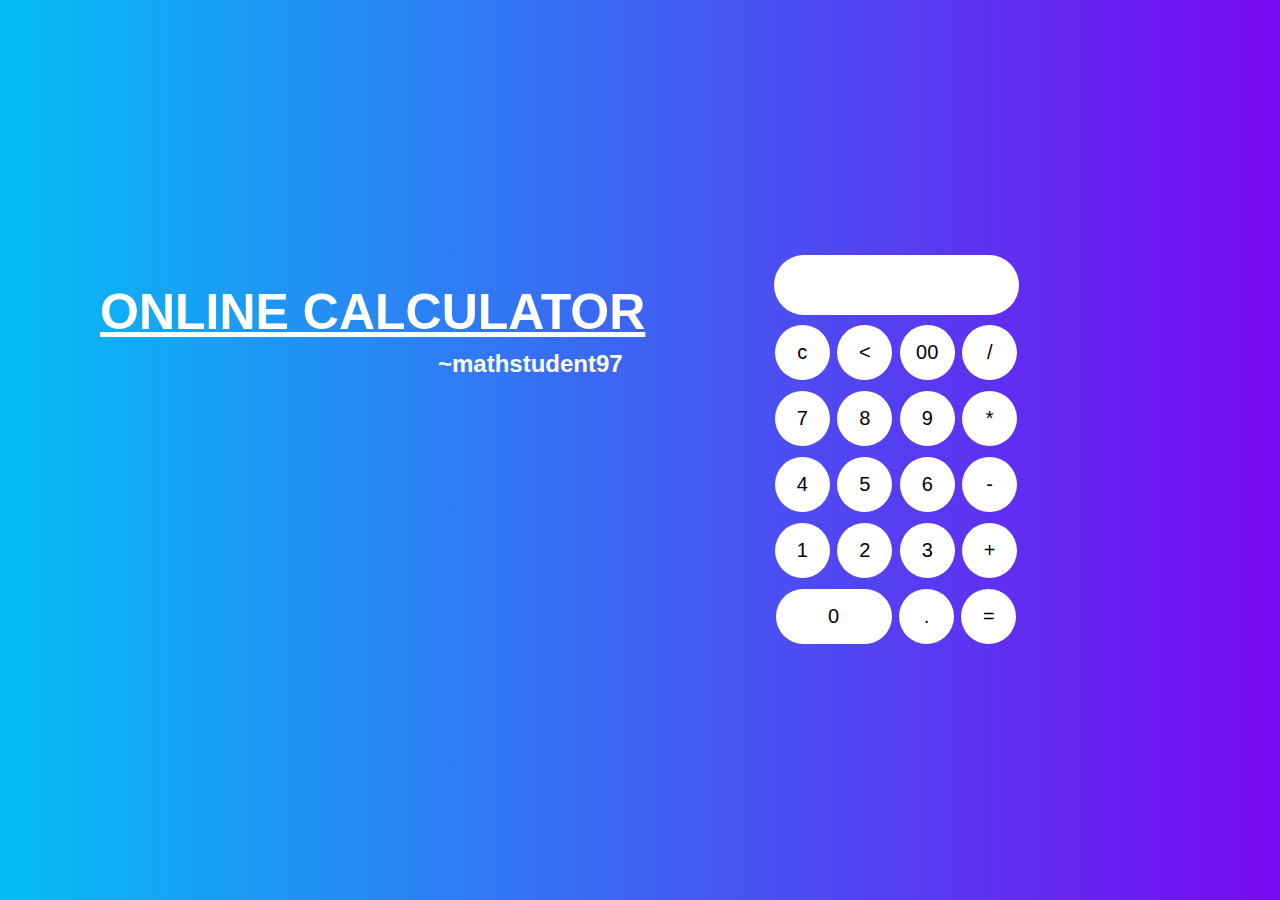
<file: OnlineCalculator/index.html>
<html>
    <head>
<title> attractive calculator</title>
<link rel="stylesheet" href="calculator.css">
    </head>

   <body>

    <h1>
      Online Calculator
    </h1>
    <h2>
        ~mathstudent97
    </h2>

      </div>
   </body> 

    <form name="form1" class="calci" action="calculator.html" method="POST">
<input type="text" name="answer" id="display">
<br></br>


<input type="button" value="c" onclick="form1.answer.value=''" class="button">


<input type="button"  class= "button"value="<" onclick="form1.answer.value=form1.answer.value.substring(0,form1.answer.value.length*1-1)" >
<input type="button"  class= "button"value="00" onclick="form1.answer.value+='00'">

<input type="button"  class= "operator"value="/" onclick="form1.answer.value+='/'">
<br></br>
<input type="button" class= "button" value="7" onclick="form1.answer.value+='7'">
<input type="button"  class= "button"value="8" onclick="form1.answer.value+='8'">
<input type="button"  class= "button"value="9" onclick="form1.answer.value+='9'">

<input type="button"  class= "operator"value="*" onclick="form1.answer.value+='*'">
<br></br>


<input type="button" class= "button" value="4" onclick="form1.answer.value+='4'">
<input type="button"  class= "button"value="5" onclick="form1.answer.value+='5'">

<input type="button"  class= "button"value="6" onclick="form1.answer.value+='6'">

<input type="button"  class= "operator"value="-" onclick="form1.answer.value+='-'">
<br></br>
<input type="button"  class= "button"value="1" onclick="form1.answer.value+='1'">
<input type="button"  class= "button"value="2" onclick="form1.answer.value+='2'">

<input type="button"  class= "button"value="3" onclick="form1.answer.value+='3'">

<input type="button"  class= "operator"value="+" onclick="form1.answer.value+='+'">
<br></br>

<input type="button" class= "button" value="0" onclick="form1.answer.value+='0'" id="zero">

<input type="button" class= "button" value="." onclick="form1.answer.value+='.'">

<input type="button"  class= "operator" value="=" onclick="form1.answer.value=eval(form1.answer.value)">
 </form>

</html>
</file>
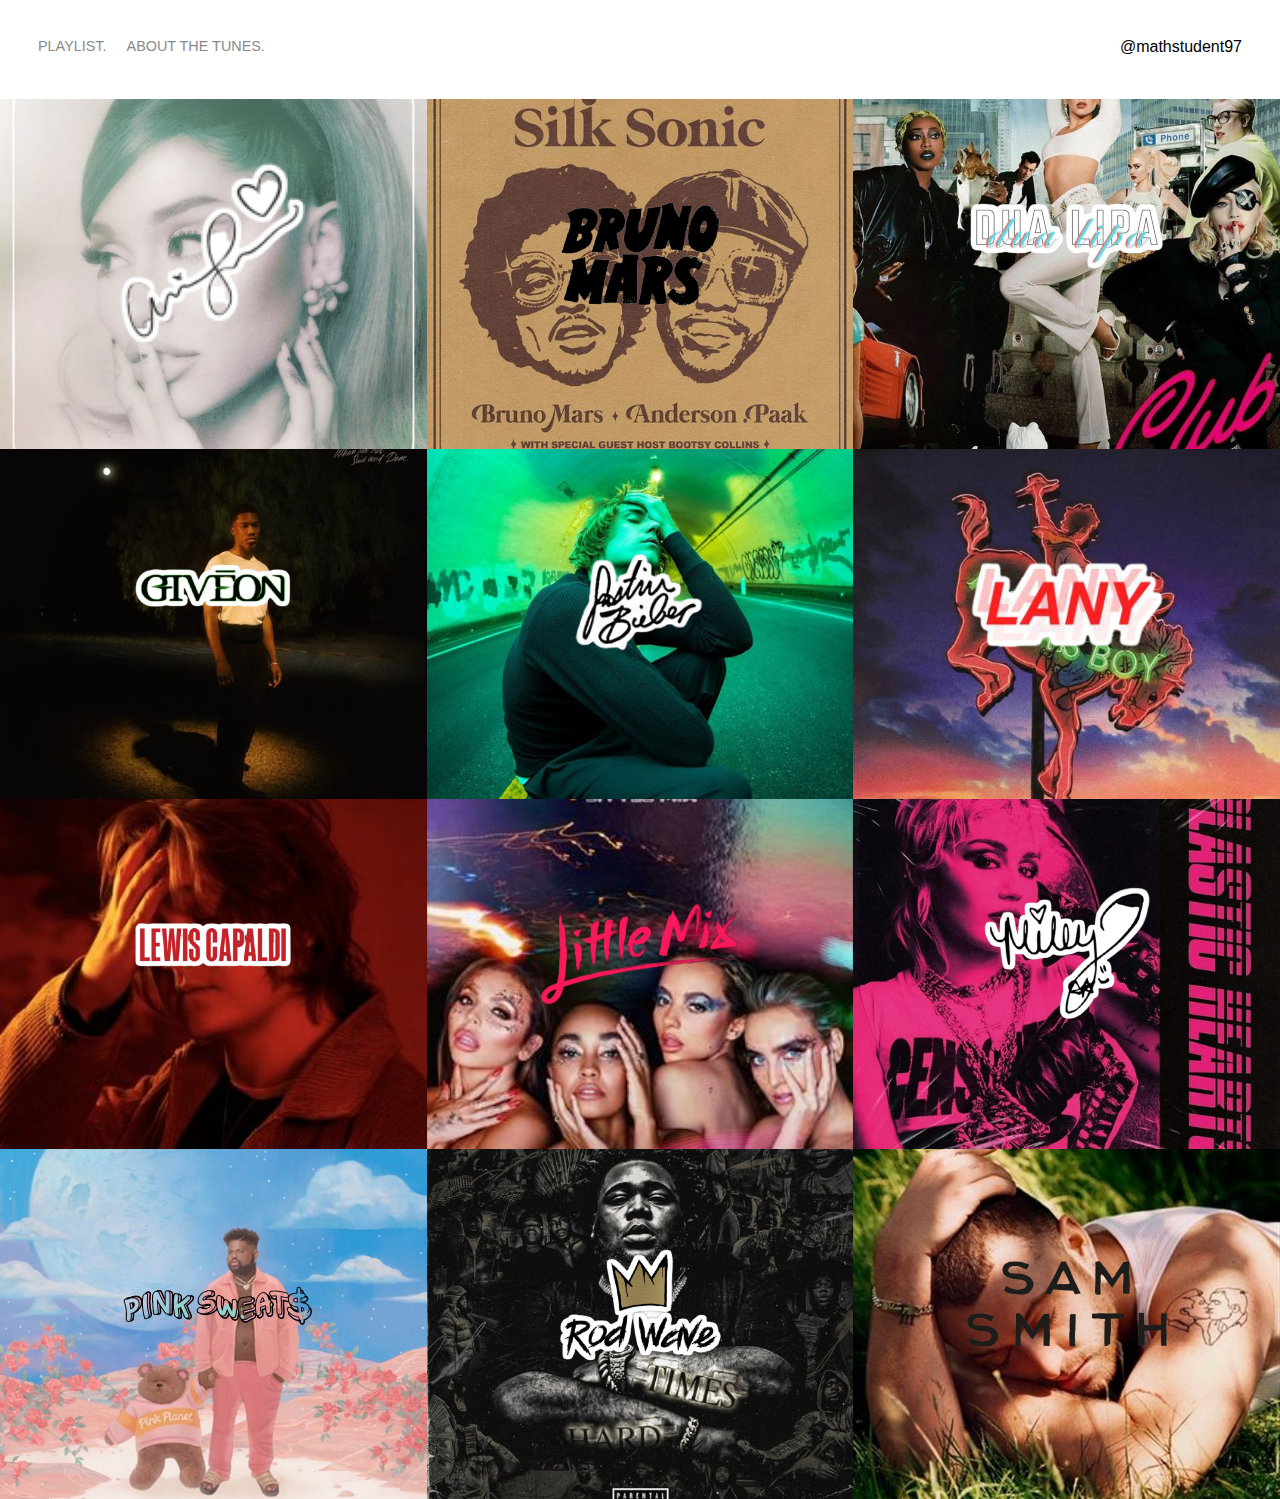
<file: pandemusic/index.html>
<!DOCTYPE html>
<html lang="en">

<head>
    <meta charset="UTF-8">
    <title>Pandemusic.</title>
    <link rel="stylesheet" href="styles.css">
</head>
<body>
    <div class="container">
        <div class="nav-wrapper">
            <div class="left-side">
                <div class="nav-link-wrapper">
                    <a href="index.html">Playlist.</a>
                </div>

                <div class="nav-link-wrapper">
                    <a href="about.html">About the Tunes.</a>
                </div>
            </div>

            <div class="right-side">
                <div class="brand">
                    <div>@mathstudent97</div>
                </div>
            </div>
        </div>



        <!-- Portfolio Item Wrapper Classes. -->
        <!-- Everything below the nav bar. -->

        <div class="content-wrapper">

            <!-- Images inside the content wrapper. -->
            <div class="portfolio-items-wrapper">
                <!-- Each text/image; generally any item, has its own wrapper as well. -->
                <div class="portfolio-item-wrapper">
                    <div class="portfolio-img-background" style="background-image:url(images/song1.jpg);"></div>
                    
                    <!-- Wrapper for text. -->
                    <div class="img-text-wrapper">
                        <!-- Wrapper for logo. -->
                        <div class="logo-wrapper">
                            <img src="images/logos/logo1.png" alt="">
                        </div>

                        <div class="song">Song: My Hair. Album: Positions.</div>
                    </div>
                </div>    


                <div class="portfolio-item-wrapper">
                    <div class="portfolio-img-background" style="background-image:url(images/song2.jpg);"></div>

                    <div class="img-text-wrapper">

                        <div class="logo-wrapper">
                            <img src="images/logos/logo2.png" alt="">
                        </div>

                        <div class="song">Song: Leave the Door Open. Album: Silk Sonic.</div>
                    </div>
                </div>


                <div class="portfolio-item-wrapper">
                    <div class="portfolio-img-background" style="background-image:url(images/song3.jpg);"></div>

                    <div class="img-text-wrapper">

                        <div class="logo-wrapper">
                            <img src="images/logos/logo3.png" alt="">
                        </div>

                            <div class="song">Song: Levitating (The Blessed Madonna Remix). Album: Club Future Nostalgia.</div>
                    </div>
                </div>


                <div class="portfolio-item-wrapper">
                    <div class="portfolio-img-background" style="background-image:url(images/song4.jpg);"></div>

                    <div class="img-text-wrapper">

                        <div class="logo-wrapper">
                            <img src="images/logos/logo4.png" alt="">
                        </div>

                            <div class="song">Song: Heartbreak Anniversary. Album: When It's All Said And Done... Take Time.</div>
                    </div>
                </div>


                <div class="portfolio-item-wrapper">
                    <div class="portfolio-img-background" style="background-image:url(images/song5.jpg);"></div>

                    <div class="img-text-wrapper">

                        <div class="logo-wrapper">
                            <img src="images/logos/logo5.png" alt="">
                        </div>

                            <div class="song">Song: Peaches. Album: Justice.</div>
                    </div>
                </div>


                <div class="portfolio-item-wrapper">
                    <div class="portfolio-img-background" style="background-image:url(images/song6.jpg);"></div>

                    <div class="img-text-wrapper">

                        <div class="logo-wrapper">
                            <img src="images/logos/logo6.png" alt="">
                        </div>

                            <div class="song">Song: I Still Talk to Jesus. Album: Mama's Boy.</div>
                    </div>
                </div>


                <div class="portfolio-item-wrapper">
                    <div class="portfolio-img-background" style="background-image:url(images/song7.jpg);"></div>

                    <div class="img-text-wrapper">
                        <div class="logo-wrapper">
                            <img src="images/logos/logo7.png" alt="">
                        </div>

                            <div class="song">Song: Maybe. Album: Divinely Uninspired to a Hellish Extent.</div>
                    </div>
                </div>


                <div class="portfolio-item-wrapper">
                    <div class="portfolio-img-background" style="background-image:url(images/song8.jpg);"></div>

                    <div class="img-text-wrapper">
                        <div class="logo-wrapper">
                            <img src="images/logos/logo8.png" alt="">
                        </div>
                            <div class="song">Song: Confetti. Album: Confetti.</div>
                    </div>
                </div>


                <div class="portfolio-item-wrapper">
                    <div class="portfolio-img-background" style="background-image:url(images/song9.jpg);"></div>

                    <div class="img-text-wrapper">
                        <div class="logo-wrapper">
                            <img src="images/logos/logo9.png"  alt="">
                        </div>
                            <div class="song">Song: Angels Like You. Album: Plastic Hearts.</div>
                    </div>
                </div>


                <div class="portfolio-item-wrapper">
                    <div class="portfolio-img-background" style="background-image:url(images/song10.jpg)"></div>

                    <div class="img-text-wrapper">
                        <div class="logo-wrapper">
                            <img src="images/logos/logo10.png" alt="">
                        </div>
                            <div class="song">Song: At My Worst. Album: The Prelude.</div>
                    </div>
                </div>


                <div class="portfolio-item-wrapper">
                    <div class="portfolio-img-background" style="background-image:url(images/song11.jpg);"></div>

                    <div class="img-text-wrapper">
                        <div class="logo-wrapper">
                            <img src="images/logos/logo11.png" alt="">
                        </div>
                            <div class="song">Song: Tombstone. Album: SoulFly.</div>
                    </div>
                </div>


                <div class="portfolio-item-wrapper">
                    <div class="portfolio-img-background" style="background-image:url(images/song12.jpg);"></div>

                    <div class="img-text-wrapper">
                        <div class="logo-wrapper">
                            <img src="images/logos/logo12.png" alt="">
                        </div>
                            <div class="song">Song: Forgive Myself. Album: Love Goes.</div>
                        </div>
                </div>

            </div>
        </div>
     </div>




</body>

<!--  Javascript.-->
<script>
    // Select the portfolio items.
    const portfolioItems = document.querySelectorAll('.portfolio-item-wrapper');

    portfolioItems.forEach(portfolioItem => {
    // In Javascript, 'hoverover' is 'mouseover'.
    portfolioItem.addEventListener('mouseover', () => {
        console.log(portfolioItem.childNodes[1].classList)
        portfolioItem.childNodes[1].classList.add('img-darken');
    });

    portfolioItem.addEventListener('mouseout', () => {
    console.log(portfolioItem.childNodes[1].classList)
    portfolioItem.childNodes[1].classList.remove('img-darken');
    });
    });
</script>
</html>
</file>
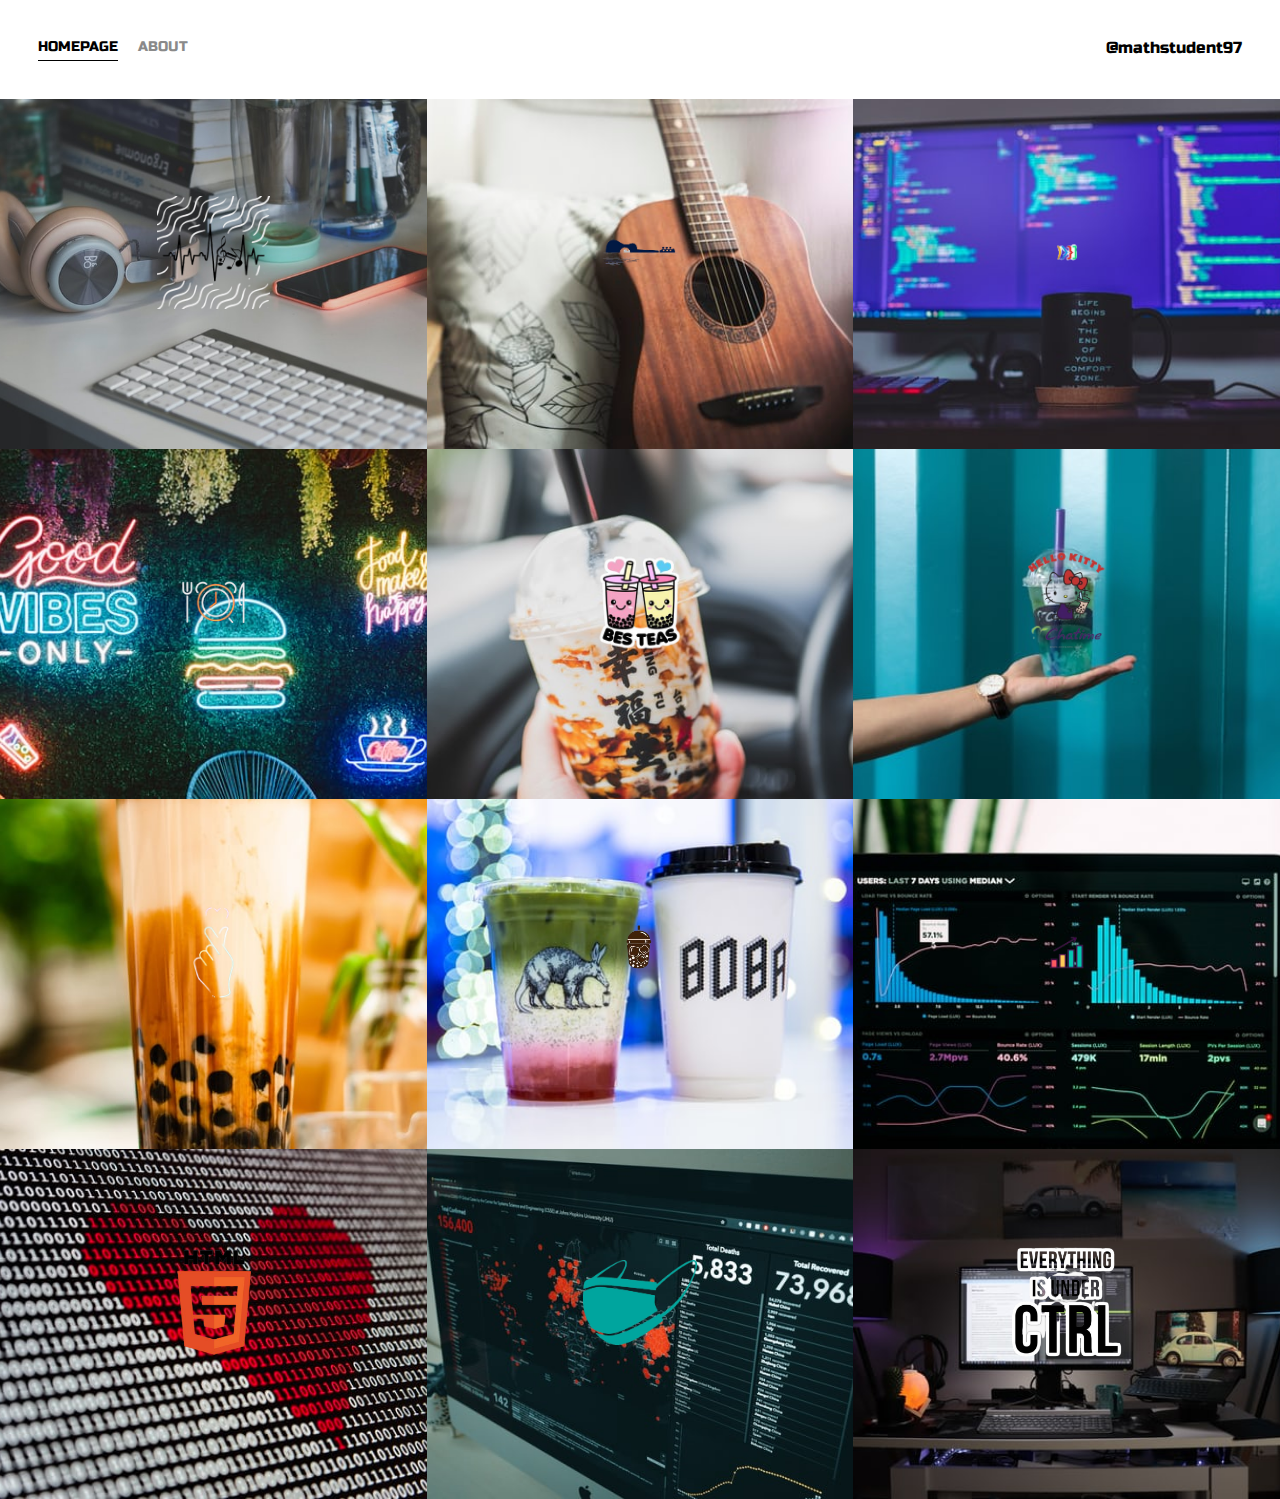
<file: portfolioSite/index.html>
<!DOCTYPE html>
<html>
<head>
	<meta charset="utf-8" />
	<title>Portfolio Homepage</title>
	<link href="https://fonts.googleapis.com/css2?family=Russo+One&display=swap" rel="stylesheet">
	<link rel="stylesheet" href="styles.css">
</head>
<body>
	<div class="container">
		<div class="nav-wrapper">
      <!-- Left column div. -->
			<div class="left-side"> 
        <!-- Each column has it's own wrapper. -->
        <!-- These relate to links. -->
				<div class="nav-link-wrapper active-nav-link">
					<a href="index.html">HomePage</a>
				</div>

				<div class="nav-link-wrapper">
					<a href="about.html">About</a>
				</div>
			</div>

      <!-- Right column div. -->
      <!-- This relates to text. -->
			<div class="right-side">
				<div class="brand">
					<div>@mathstudent97</div>
				</div>
			</div>	
		</div>

    <!-- Everything below nav bar. -->
		<div class="content-wrapper">
      <!-- Images inside this content wrapper. -->
			<div class="portfolio-items-wrapper">
        <!-- Each one of the single items has its own wrapper as well. -->
        <div class="portfolio-item-wrapper">
          <div class="portfolio-img-background" style="background-image:url(images/img1.jpg)"></div>

          <div class="img-text-wrapper">
            <div class="logo-wrapper">
              <img src="images/logos/img1Logo.png" alt="">
            </div>

            <div class="subtitle">Image 1</div>
          </div>
        </div>

        <div class="portfolio-item-wrapper">
          <div class="portfolio-img-background" style="background-image:url(images/img2.jpg)"></div>
          <div class="img-text-wrapper">
            <div class="logo-wrapper">
              <img src="images/logos/img2Logo.png" alt="">
            </div>

            <div class="subtitle">Image 2</div>
          </div>
        </div>

        <div class="portfolio-item-wrapper">
          <div class="portfolio-img-background" style="background-image:url(images/img3.jpg)"></div>
          <div class="img-text-wrapper">
            <div class="logo-wrapper">
              <img src="images/logos/img3Logo.png" alt="">
            </div>

            <div class="subtitle">Image 3</div>
          </div>
        </div>

        <div class="portfolio-item-wrapper">
          <div class="portfolio-img-background" style="background-image:url(images/img4.jpg)"></div>
          <div class="img-text-wrapper">
            <div class="logo-wrapper">
              <img src="images/logos/img4Logo.png" alt="">
            </div>

            <div class="subtitle">Image 4</div>
          </div>
        </div>

        <div class="portfolio-item-wrapper">
          <div class="portfolio-img-background" style="background-image:url(images/img5.jpg)"></div>
          <div class="img-text-wrapper">
            <div class="logo-wrapper">
              <img src="images/logos/img5Logo.png" alt="">
            </div>

            <div class="subtitle">Image 5</div>
          </div>
        </div>

        <div class="portfolio-item-wrapper">
          <div class="portfolio-img-background" style="background-image:url(images/img6.jpg)"></div>
          <div class="img-text-wrapper">
            <div class="logo-wrapper">
              <img src="images/logos/img6Logo.png" alt="">
            </div>

            <div class="subtitle">Image 6</div>
          </div>
        </div>

        <div class="portfolio-item-wrapper">
          <div class="portfolio-img-background" style="background-image:url(images/img7.jpg)"></div>
          <div class="img-text-wrapper">
            <div class="logo-wrapper">
              <img src="images/logos/img7Logo.png" alt="">
            </div>

            <div class="subtitle">Image 7</div>
          </div>
        </div>

        <div class="portfolio-item-wrapper">
          <div class="portfolio-img-background" style="background-image:url(images/img8.jpg)"></div>
          <div class="img-text-wrapper">
            <div class="logo-wrapper">
              <img src="images/logos/img8Logo.png" alt="">
            </div>

            <div class="subtitle">Image 8</div>
          </div>
        </div>

        <div class="portfolio-item-wrapper">
          <div class="portfolio-img-background" style="background-image:url(images/img9.jpg)"></div>
          <div class="img-text-wrapper">
            <div class="logo-wrapper">
              <img src="images/logos/img9Logo.png" alt="">
            </div>

            <div class="subtitle">Image 9</div>
          </div>
        </div>

        <div class="portfolio-item-wrapper">
          <div class="portfolio-img-background" style="background-image:url(images/img10.jpg)"></div>
          <div class="img-text-wrapper">
            <div class="logo-wrapper">
              <img src="images/logos/img10Logo.png" alt="">
            </div>

            <div class="subtitle">Image 10</div>
          </div>
        </div>

        <div class="portfolio-item-wrapper">
          <div class="portfolio-img-background" style="background-image:url(images/img11.jpg)"></div>
          <div class="img-text-wrapper">
            <div class="logo-wrapper">
              <img src="images/logos/img11Logo.png" alt="">
            </div>

            <div class="subtitle">Image 11</div>
          </div>
        </div>

        <div class="portfolio-item-wrapper">
          <div class="portfolio-img-background" style="background-image:url(images/img12.jpg)"></div>
          <div class="img-text-wrapper">
            <div class="logo-wrapper">
              <img src="images/logos/img12Logo.png" alt="">
            </div>

            <div class="subtitle">Image 12</div>
          </div>
        </div>

      </div>
    </div>
  </div>

</body>

<!-- Javascript at bottom. -->
<script>
  // Select the portfolio items.
  const portfolioItems = document.querySelectorAll('.portfolio-item-wrapper');

  portfolioItems.forEach(portfolioItem => {
    // In Javascript, 'hoverover' is 'mouseover'.
    portfolioItem.addEventListener('mouseover', () => {
      console.log(portfolioItem.childNodes[1].classList)
      portfolioItem.childNodes[1].classList.add('img-darken');
    });
  
  portfolioItem.addEventListener('mouseout', () => {
    console.log(portfolioItem.childNodes[1].classList)
    portfolioItem.childNodes[1].classList.remove('img-darken');
    });
  });
</script>
</html>
</file>
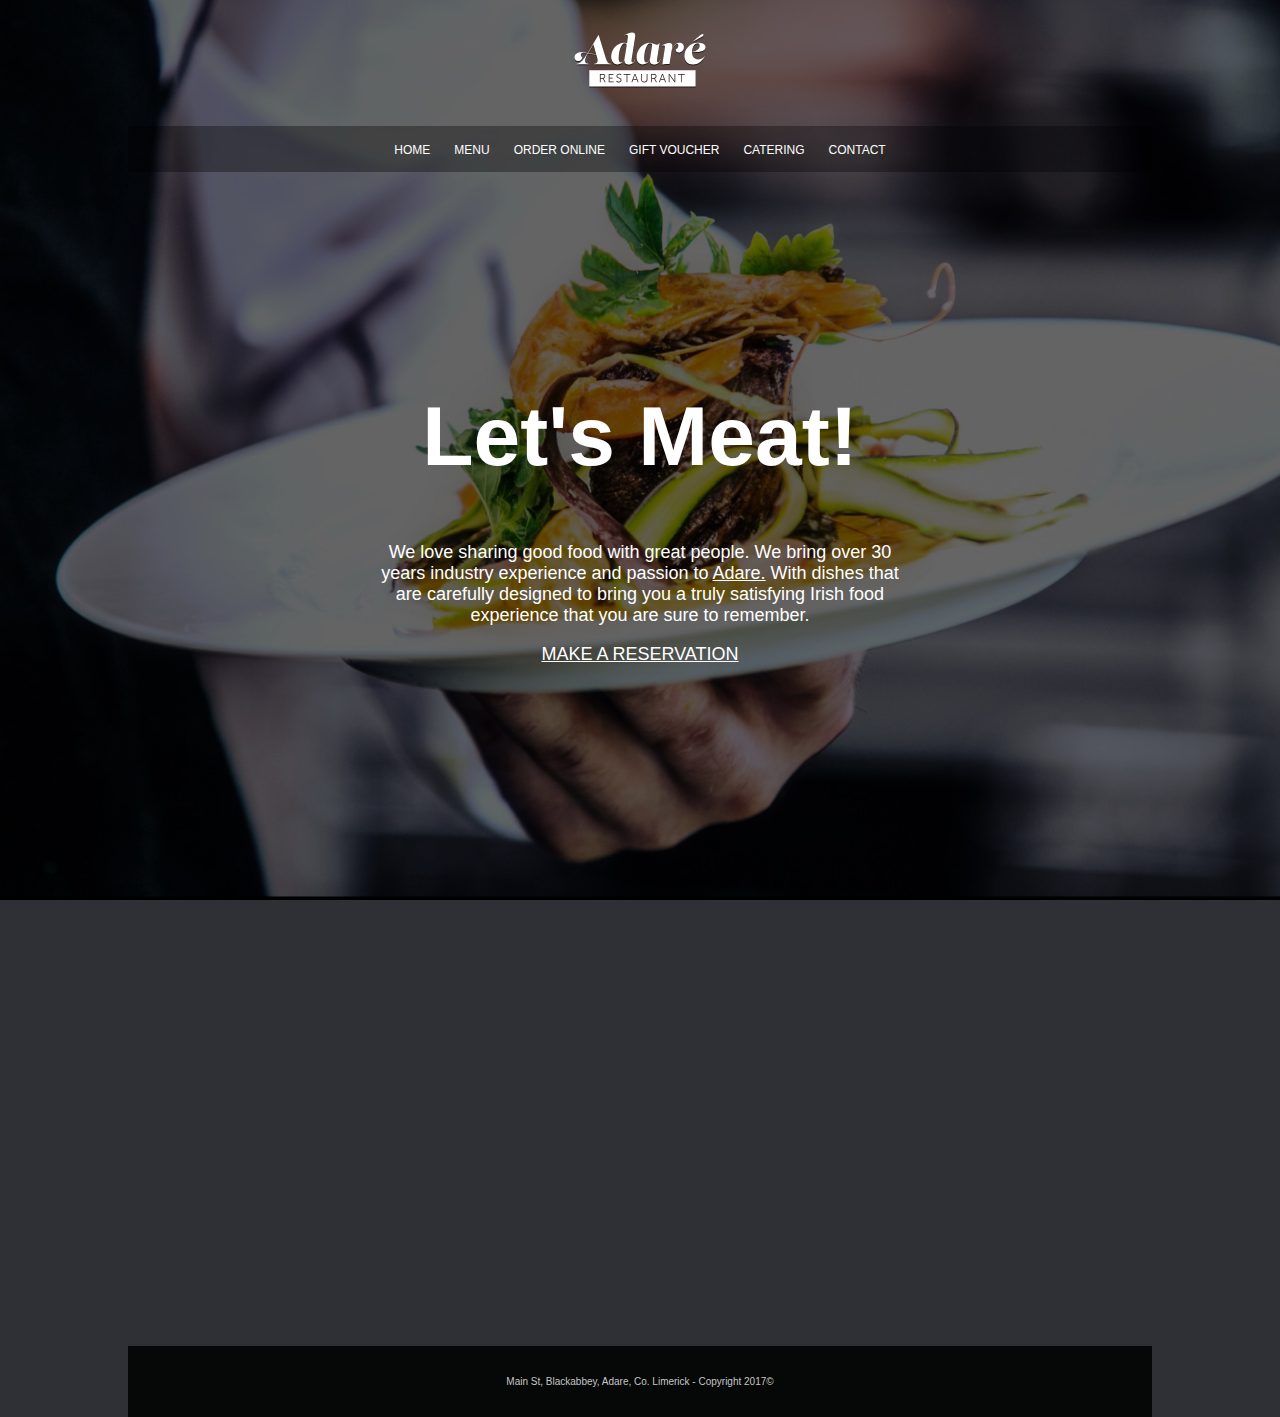
<file: webDesign/Project1/index.html>
<!DOCTYPE html>
<html lang="en">
<head>
    <meta charset="UTF-8">
    <meta http-equiv="X-UA-Compatible" content="IE=edge">
    <meta name="viewport" content="width=device-width, initial-scale=1.0">
    <title>Adere Restaurant</title>
    <link rel="stylesheet" href="style.css">
</head>


<body>

    <div class="container">

        <header>
            <img src="images/logo-adare-restaurant.png" alt="Logo for Adare Restaurant.">
        </header>
    
        <nav>
            <a href="#">HOME</a>
            <a href="#">MENU</a>
            <a href="#">ORDER ONLINE</a>
            <a href="#">GIFT VOUCHER</a>
            <a href="#">CATERING</a>
            <a href="#">CONTACT</a>

        </nav>
    
        <main>
            <h1>Let's Meat!</h1>
            <p>We love sharing good food with great people. We bring over 30 years industry experience and passion to <a href="#"> Adare.<a> With dishes that are carefully designed to bring you a truly satisfying Irish food experience that you are sure to remember.<p> 
            <!-- <a href="https://kyoto88.m988.com/" target="_blank">MAKE RESERVATION</a> -->
            <a href="mailto:mathstudent97@website.ca?Subject=RESERVATION">MAKE A RESERVATION</a>

        </main>

        <section class="maps">
            <iframe src="https://www.google.com/maps/embed?pb=!1m18!1m12!1m3!1d8158.473781387289!2d-8.795634211484344!3d52.560048329548586!2m3!1f0!2f0!3f0!3m2!1i1024!2i768!4f13.1!3m3!1m2!1s0x485b460c19d4c7a5%3A0xcf5021eb854ac15a!2s1826%20Adare!5e0!3m2!1sen!2sca!4v1614501567234!5m2!1sen!2sca" width="1024" height="500" style="border:0;" allowfullscreen="" loading="lazy"></iframe>

            
        </section>


    
        <footer>
            <p>Main St, Blackabbey, Adare, Co. Limerick - Copyright 2017©</p>
        </footer>

    </div>
    
</body>
</html>
</file>
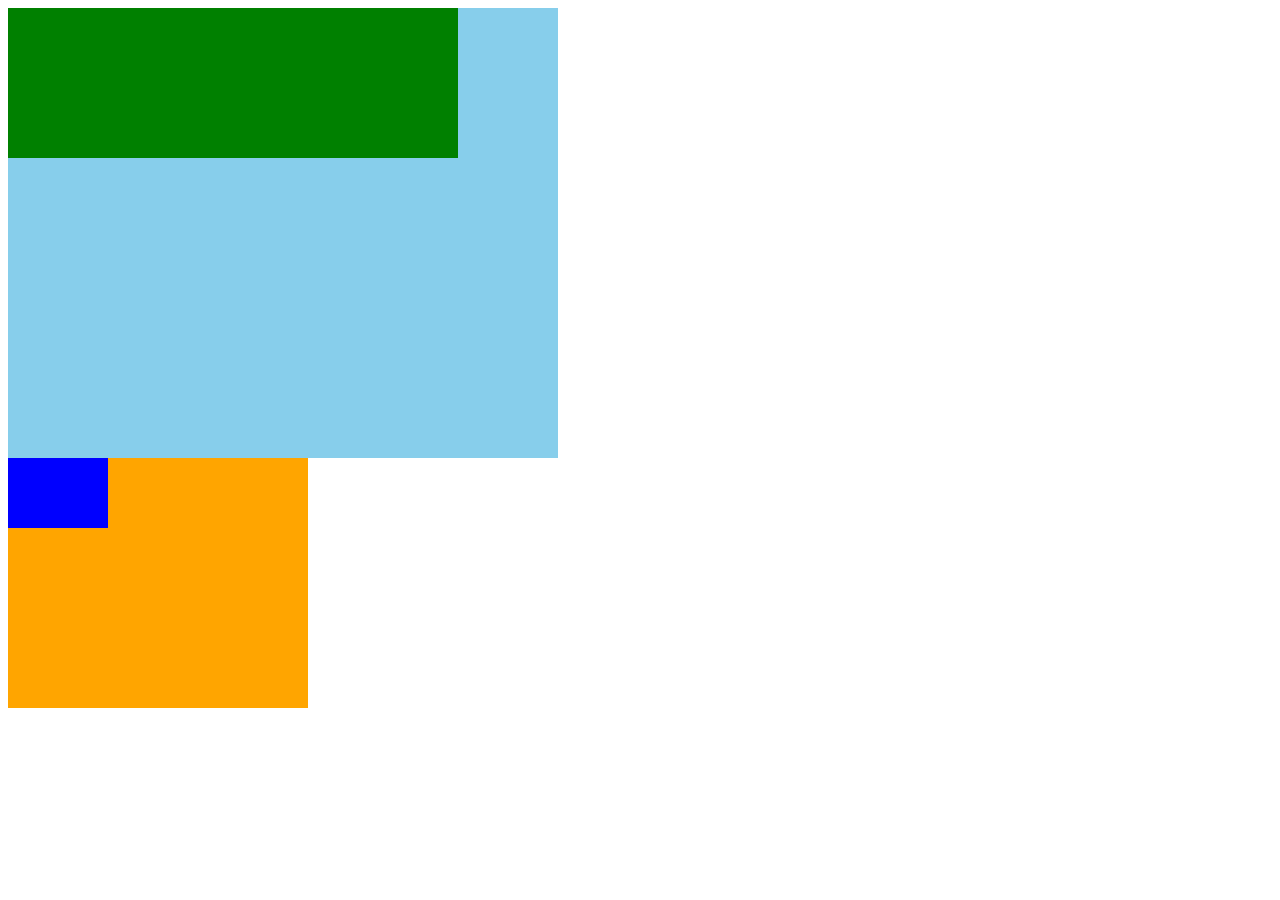
<file: webDesign/Hmwk/classProject_1a.html>
<!DOCTYPE html>
<html lang="en">
<head>
    <meta charset="UTF-8">
    <meta http-equiv="X-UA-Compatible" content="IE=edge">
    <meta name="viewport" content="width=device-width, initial-scale=1.0">
    <title>Class_Project_1a</title>
    <style>
        .box1 {
            background-color: skyblue;
            width: 550px;
            height: 450px;
        }
        
        .box1Nested {
            background-color: green;
            width: 450px;
            height: 150px;
        }

        .box2 {
            background-color: orange;
            width: 300px;
            height: 250px;
        }

        .box2Nested {
            background-color: blue;
            width: 100px;
            height: 70px;
        }

    </style>
</head>



<body>
    
    <div class="box1">
        <div class="box1Nested"></div>
    </div>

    <div class="box2">
        <div class="box2Nested"></div>
    </div>



</body>



</html>
</file>
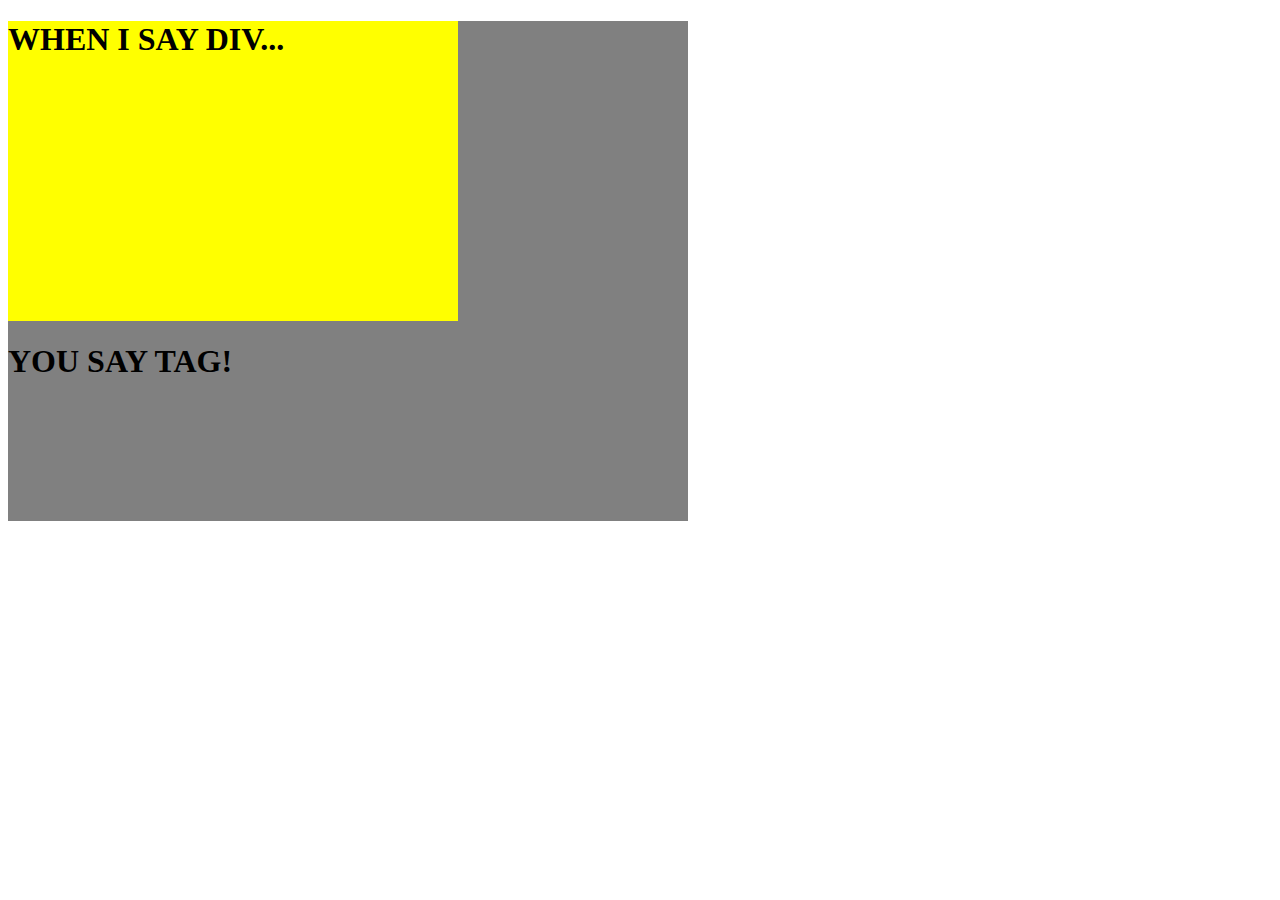
<file: webDesign/Hmwk/classProject_1b.html>
<!DOCTYPE html>
<html lang="en">
<head>
    <meta charset="UTF-8">
    <meta http-equiv="X-UA-Compatible" content="IE=edge">
    <meta name="viewport" content="width=device-width, initial-scale=1.0">
    <title>Class_Project_1b</title>
    <style>
        .box1 {
            background-color: grey;
            width: 680px;
            height: 500px;
        }


        .box2 {
            background-color: yellow;
            width: 450px;
            height: 300px;
        }
    </style>
</head>



<body>

    <div class="box1">
        <div class="box2">
            <h1 class="div">WHEN I SAY DIV...</h1>
        </div>
        <h1 class="tag">YOU SAY TAG!</h1>
    </div>
    
</body>



</html>
</file>
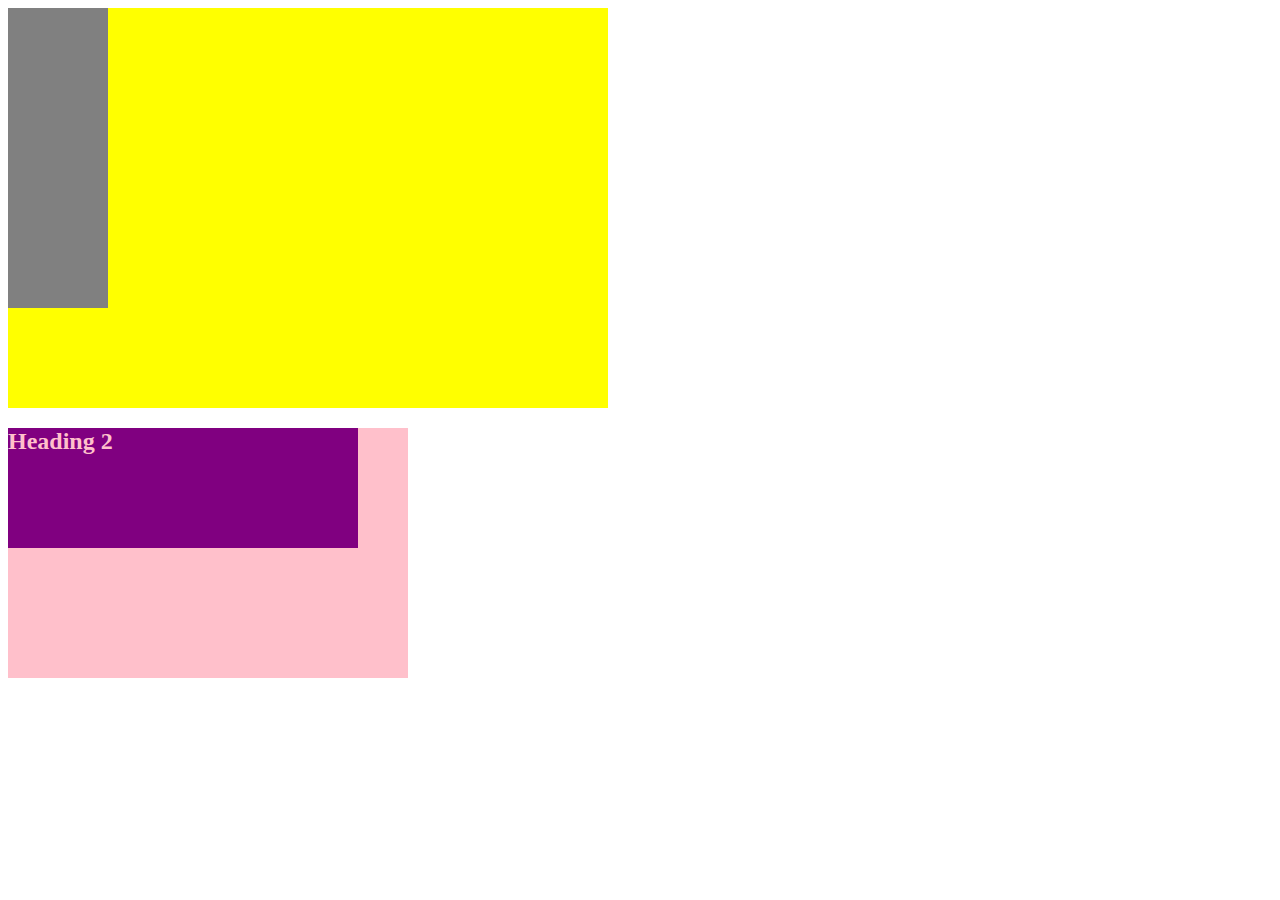
<file: webDesign/Project0/divTags.html>
<!DOCTYPE html>
<html lang="en">
<head>
    <meta charset="UTF-8">
    <meta http-equiv="X-UA-Compatible" content="IE=edge">
    <meta name="viewport" content="width=device-width, initial-scale=1.0">
    <title>Div Tags</title>
    <style>

        .box1 {
            background-color: yellow;
            width: 600px;
            height: 400px
        }

        .box2 {
            background-color: pink;
            width: 400px;
            height: 250px;
        }

        .highlight-text {
            color: dimgray;
            font-size: 30px;
        }

        .box3 {
            background-color: gray;
            width: 100px;
            height: 300px;
        }

        .box4 {
            background-color: purple;
            width: 350px;
            height: 120px;
        }

        .heading {
            color: pink;
        }

    </style>
</head>



<body>

    <div class="box1">
        <div class="box3"></div>
    </div>
    
    <div class="box2">
        <div class="box4">
            <h2 class="heading">Heading 2</h2>
        </div>
    </div>

</body>
</html>
</file>
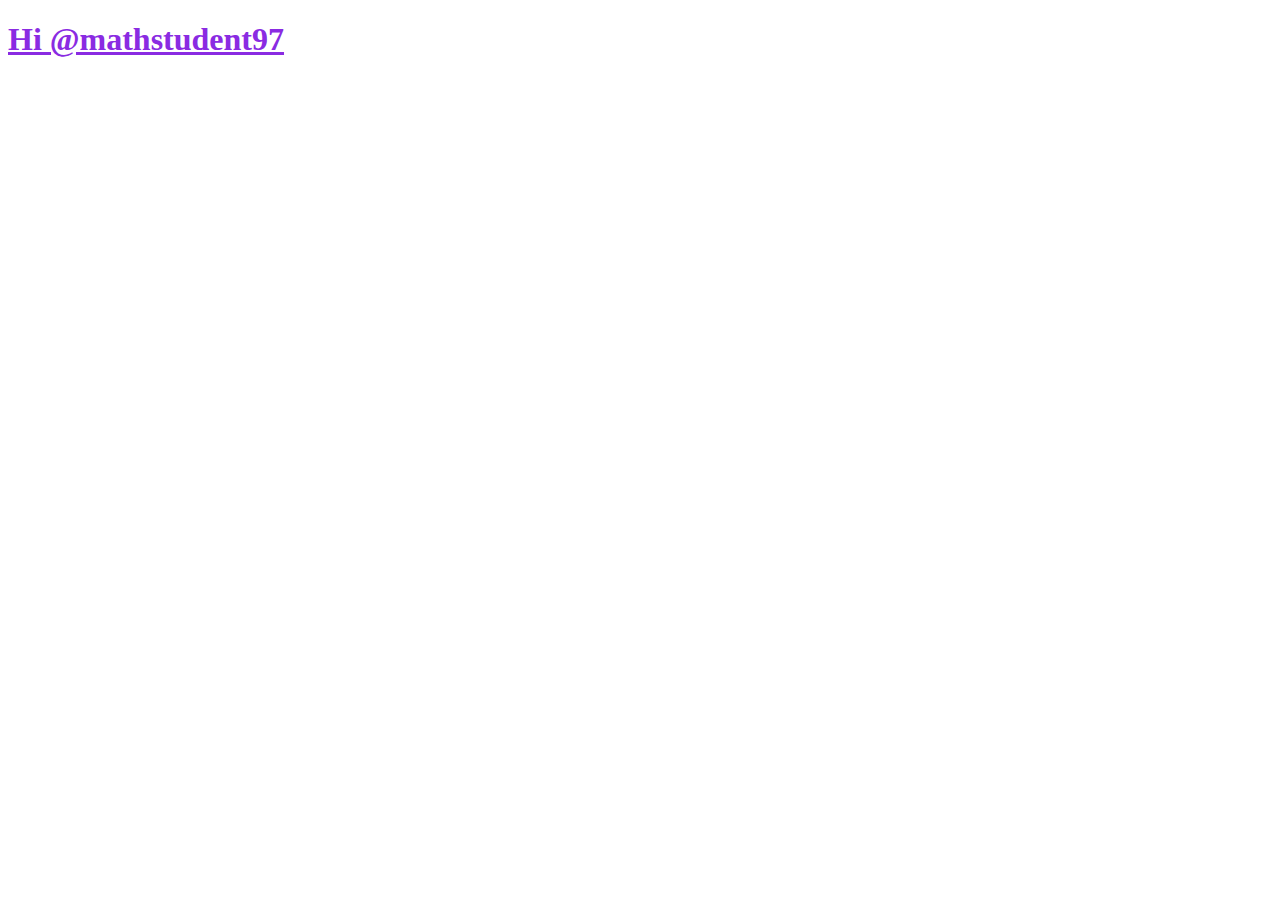
<file: webDesign/Project0/understanding-bodyhtmlhead.html>
<!DOCTYPE html>
<html lang="en">



<head>
    <meta charset="UTF-8">
    <meta http-equiv="X-UA-Compatible" content="IE=edge">
    <meta name="viewport" content="width=device-width, initial-scale=1.0">
    <title>Learning HTML Descriptions & Title Tags</title>
    <meta name="description" content="Tutorial about description and title tags.">
    


    <style>
        h1 {
            color: blueviolet;
            text-decoration: underline;
        }
    </style>
</head>



<body>

    <h1>Hi @mathstudent97</h1>

</body>



</html>
</file>
<file: OnlineCalculator/calculator.css>
body{
    margin: 0;
    padding:0;
    line-height: 0.5;
    background:linear-gradient(to left,#7808f0,#06bdf5);
    font-family: sans-serif;
}

.calci{
    width: 500px;
    padding-top: 100px;
    padding-bottom: 100;
    position: absolute;
    top:50%;
    left:70%;
    transition:0.25px;
    transform: translate(-50%,-50%);
    text-align: center;
}
#zero{

height: 55;
width: 116;
font-size: 20;
    font-family: sans-serif;
    font-weight: 300;

}

#display{
    
    border:none;
    background: white;
    border-radius: 30px;
    width: 245;
    font-size: 20;
    font-family: sans-serif;
    font-weight: 300;
    height: 60;
    margin: auto;
    border:2px solid white(5, 218, 255, 0.726);
    color: black;



}
.button{
    width: 55;
    height: 55;
    padding-top: -1;
    font-size: 20;
    border: none;
    background: white;
    font-family: sans-serif;
    font-weight: 300;
    border:0;
    border-radius: 30px;
    margin: 1.5;
    transition:0.25px;
    
    
}

h1{
    margin-top: 300px;
    margin-left: 100px;
    font-family: sans-serif;

    font-size:50;
   
    text-decoration: underline;

color: white;
text-transform: uppercase;
font-weight: 700;}

h2{

    color: white;
    margin-top: -1px;
    font-family: sans-serif;
    margin-left: 438px;
}
.operator{
    width: 55;
    height: 55;
    padding-top: -1;
    font-size: 20;
    text-align: center;
    color: black;
    border: none;
    background: white;
    font-family: sans-serif;
    font-weight: 500;
    border:0;
    border-radius: 30px;
    margin: 1.5;
    transition:0.25px;
    cursor:pointer;
    
    
    
}


.operator:hover{
    background: #00d9ff;
}
</file>
<file: pandemusic/styles.css>
/* Master Styles */

body {
    font-family: 'Russo One', sans-serif;
    margin: 0px;

}

.container {
    display: grid;
    grid-template-columns: 1fr;
}



/* Nav Styles */

.nav-wrapper {
    display: flex;
    justify-content: space-between;
    padding: 38px;
}

.left-side {
    display: flex;

}

.nav-wrapper > .left-side > div {
    margin-right: 20px;
    font-size: 0.9em;
    text-transform: uppercase;

}

.nav-link-wrapper {
    height: 22px;
    border-bottom: 1px solid transparent;
    /* Animation. */
    transition: border-bottom 0.5s;
}

.nav-link-wrapper a {
    color: #8a8a8a;
    text-decoration: none;
    transition: color 0.5s;

}

.nav-link-wrapper:hover {
    border-bottom: 1 px solid black;
}

.nav-link-wrapper a:hover {
    color: black;
}

.active-nav-link {
    border-bottom: 1px solid black;
}

.active-nav-link a{
    color: black !important;
}


/* End of nav bar design / layout. */



/* Portfolio Styles. */


.portfolio-items-wrapper {
    display: grid;
    /* 3 cols; each 1 with a full-sized column. */
    grid-template-columns: 1fr 1fr 1fr; 

}


.portfolio-item-wrapper {
    /* allows for more flexibility. */
    position: relative;

}


.portfolio-img-background {
    height: 350px;
    /* Width adjusts automatically. */
    width: 100%;
    /* Ensure images are cropped, sitting nicely beside each other. */
    background-size: cover;
    background-position: center;
    background-repeat: no-repeat;
}


.img-text-wrapper {
    /* 'absolute' requires parent element 'relative'. */
    position: absolute;
    /* Top position. */
    top: 0;
    display: flex;
    flex-direction: column;
    /* Left to right alignment. */
    justify-content: center;
    /* Top to bottom */
    align-items: center;
    /*  Full height. */
    height: 100%;
    text-align: center;
    padding-left: 100px;
    padding-right: 100px;
}

.img-text-wrapper .song {
    transition: 1s;
    font-weight: 600;
    color: transparent;
}

.img-text-wrapper:hover .song {
    color: whitesmoke;
    font-weight: 600;
}



/* Image animation. */
/* Darkens the image. */
/* Javascript will add and remove this class when hovering over this. */

.img-darken {
    transition: 1s;
    filter: brightness(10%);
}

/* Style the logo image */
/* Want: logos to be the same size. */
.logo-wrapper-img{
    width: 50%;
    margin-bottom: 20px;
}



/* About Page. */
.two-column-wrapper {
    display: grid;
    grid-template-columns: 1fr 1fr;

}

.profile-image-wrapper img {
    width: 100%;
}

.profile-content-wrapper {
    padding: 30px;
}

.profile-content-wrapper h1 {
    color: indigo;
}
</file>
<file: portfolioSite/styles.css>
/* Master Styles*/
/* body of HTML document. Changed b/c by default, it is set to 8px. */

body {
	/* Will use Russo One as default, sans serif is back up. */
	font-family: 'Russo One', sans-serif;
	margin: 0px;
}

/* CSS grid aligns items on page; similar to flexbox (done below). */
/* Want: container to use 'grid' and create template columns using 1fr (fractional unit). */
.container {
	display: grid;
	grid-template-columns: 1fr;
}



/* Design Nav bar using flex box. */
/* Nav styles */

.nav-wrapper {
	display: flex;
	justify-content: space-between;
	padding: 38px;
}

.left-side {
	display: flex;
}

/* Traversing a tree in CSS. Gives style to child elements. */
.nav-wrapper > .left-side > div {
	margin-right: 20px;
	/* 90% */
	font-size: 0.9em;
	text-transform: uppercase;
}

.nav-link-wrapper {
	height: 22px;
	border-bottom: 1px solid transparent;
	/* Animation. */
	transition: border-bottom 0.5s;
}

/* nav link wrapper with the a link. */
.nav-link-wrapper a {
	color: #8a8a8a;
	text-decoration: none;
	transition: color 0.5s;
}


/* Hover states: */
/* 1. Hover state for the link. */
/* Change when hover state occurs. */
.nav-link-wrapper:hover {
	border-bottom: 1px solid black;
}

/* 2. Hover state for the div itself. */
.nav-link-wrapper a:hover {
	color: black;
}

.active-nav-link {
	border-bottom: 1px solid black;
}

.active-nav-link a{
	/* '!important' overides the default color behaviour. */
	color: black !important;
}


/* End of nav bar design. */



/* Portfolio Styles */

.portfolio-items-wrapper {
	display: grid;
	/* Gives each of the columns a full-sized column. */
	grid-template-columns: 1fr 1fr 1fr;
}

.portfolio-item-wrapper {
	/* Allows for flexibility. */
	position: relative;
}

.portfolio-img-background {
	height: 350px;
	/* Width adjusts automatically. */
	width: 100%;
	/* Ensures images are cropped so they all sit nicely along eachother. */
	background-size: cover;
	background-position: center;
	background-repeat: no-repeat;
}

.img-text-wrapper {
	/* 'postion: absolute' requires parent element 'position: relative' */
	position: absolute;
	/* positioned at very top */
	top: 0;
	display: flex;
	flex-direction: column;
	/* Aligns left to right. */
	justify-content: center;
	/* Aligns top to bottom. */
	align-items: center;
	/* Full parent height. */
	height: 100%;
	text-align: center;
	padding-left: 100px;
	padding-right: 100px;
	
}



.img-text-wrapper .subtitle {
	transition: 1s;
	font-weight: 600;
	color: transparent;
}

/* More specific with selector. */
.img-text-wrapper:hover .subtitle{
	color: lightseagreen;
	font-weight: 600;
}

/* Darkens image. Want: Animation. */
/* Javascript will add and remove this class when hovering over this. */
.img-darken {
	transition: 1s;
	filter: brightness(10%);
}

/* Style the logo image. */
/* Unified; same size; shrunken. */
.logo-wrapper img{
	width: 50%;
	margin-bottom: 20px;
}


/* About page. */
.two-column-wrapper {
	display: grid;
	grid-template-columns: 1fr 1fr;
}

.profile-image-wrapper img{
	width: 100%
}

.profile-content-wrapper {
	padding: 30px;
}

.profile-content-wrapper h1 {
	color: indigo;
}
</file>
<file: webDesign/Project1/style.css>
html {
    height: 100%;
}

body {
    background-color: #2f3035;
    background-image: url(images/background-adare-restaurant.jpg);
    background-size: cover;
    background-repeat: no-repeat;
    background-position: center;
}


.container{
    margin-left: auto;
    margin-right: auto;
    width: 1024px;
}


header {
    /* background-color: blue; */
    height: 118px;
    text-align: center;
}

nav {
    background-color: rgba(0, 0, 0, 0.338);
    /* height: 40px; */
    text-align: center;
    padding-top: 14px;
    padding-bottom: 14px;
}

main {
    /* background-color: orange; */
    height: 400px;
    text-align: center;
    padding-top: 80px;
    margin-top: 80px;
    padding-left: 240px;
    padding-right: 240px;
}

footer {
    /* background-color: greenyellow; */
    background-color: rgba(0, 0, 0, 0.856);
    /* height: 100px; */

}

h1 {
    font-size: 84px;
    color: white;
    font-family: Arial, Helvetica, sans-serif;
    /* text-align: center; */
}

p {
    font-size: 18px;
    color: white;
    font-family: Arial, Helvetica, sans-serif;

}

a {
    color: white;
    font-family: Arial, Helvetica, sans-serif;
    /* text-decoration: none; */
}

nav a {
    text-decoration: none;
    font-size: 12px;
    padding-left: 10px;
    padding-right: 10px;
}

footer p {
    
    /* height: 118px; */
    font-size: 10px;
    font-family: Arial, Helvetica, sans-serif;
    color: rgb(198, 198, 198);
    text-align: center;
    padding-top: 30px;
    padding-bottom: 30px;

}

.maps {
    padding-bottom: 100px;
    
}
</file>
